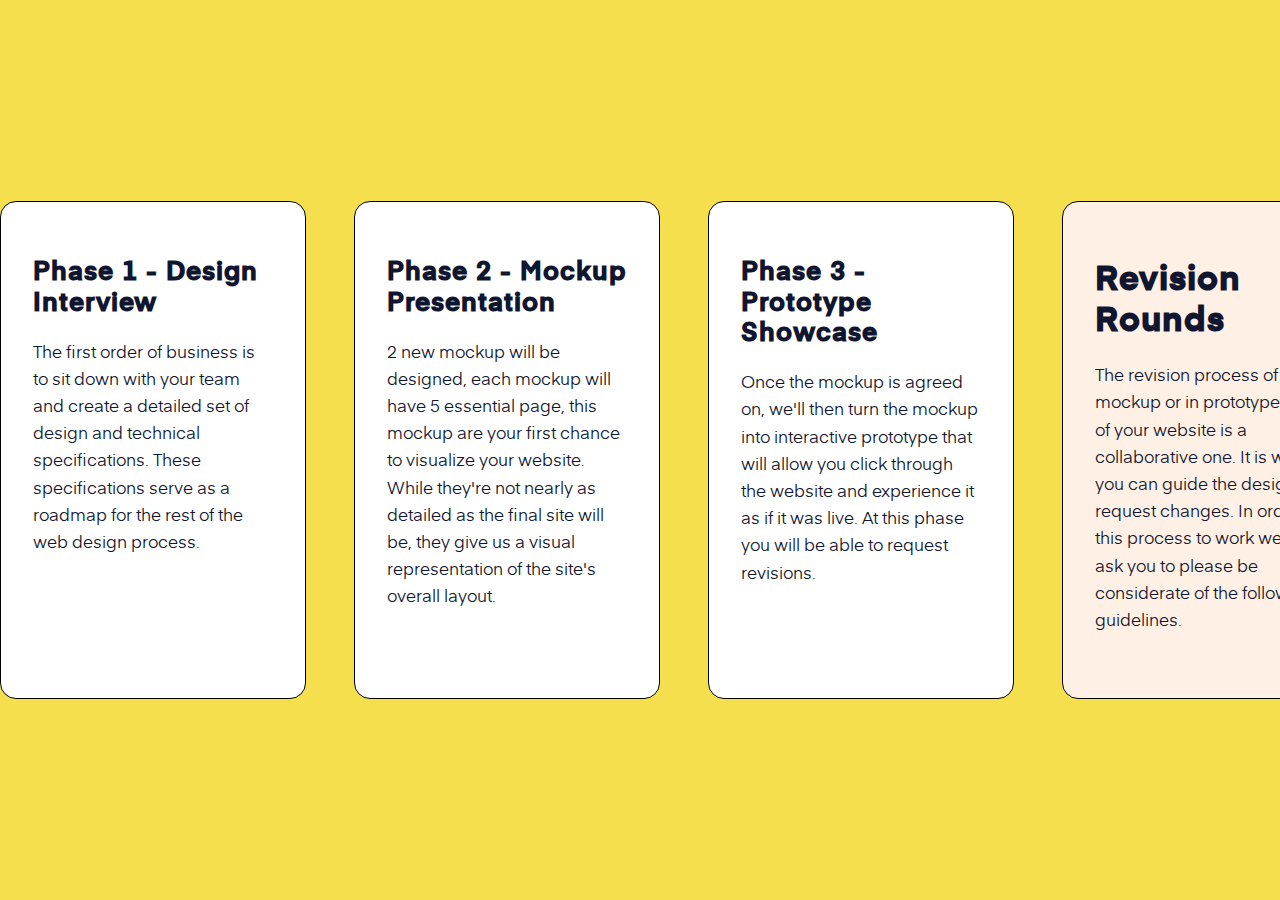
<file: index.html>
<html lang="en">
  <head>
    <meta charset="UTF-8" />
    <meta http-equiv="X-UA-Compatible" content="IE=edge" />
    <meta name="viewport" content="wclassth=device-wclassth, initial-scale=1.0, maximum-scale=1.0, user-scalable=no" />
    <title>Sandesign</title>
    <link rel="stylesheet" href="css/style.css" />
    <link rel="stylesheet" href="css/normalize.css" />
  </head>
  <body>
    <div class="main">
      <!-- <h1>Introduction</h1> -->
      <div class="column">
        <h2>Phase 1 - Design Interview</h2>
        <p>
          The first order of business is to sit down with your team and create a detailed set of design and technical specifications. These
          specifications serve as a roadmap for the rest of the web design process.
        </p>
      </div>

      <div class="column">
        <h2>Phase 2 - Mockup Presentation</h2>
        <p>
          2 new mockup will be designed, each mockup will have 5 essential page, this mockup are your first chance to visualize your website. While
          they're not nearly as detailed as the final site will be, they give us a visual representation of the site's overall layout.
        </p>
      </div>
      <div class="column">
        <h2>Phase 3 - Prototype Showcase</h2>
        <p>
          Once the mockup is agreed on, we'll then turn the mockup into interactive prototype that will allow you click through the website and
          experience it as if it was live. At this phase you will be able to request revisions.
        </p>
      </div>

      <div class="column revisions">
        <h1>Revision Rounds</h1>
        <p>
          The revision process of the mockup or in prototype phase of your website is a collaborative one. It is where you can guide the design and
          request changes. In order for this process to work well we ask you to please be considerate of the following guidelines.
        </p>
      </div>
      <div class="column">
        <h2>You can submit up to 3 revision rounds for your website</h2>
        <p>
          Please take the time to carefully review the website designs and make your revision requests as thorough as possible. Additional revision
          rounds charged at IDR 1.000.000 per round.
        </p>
      </div>
      <div class="column">
        <h2>Please submit each round of revision to us in a single email</h2>
        <p>
          It doesn’t work effectively for us to receive multiple emails with small revision in each one. Please compile all your thoughts and requests
          for the revision in one email.
        </p>
      </div>
      <div class="column">
        <h2>Revision scope</h2>
        <p>You may request changes of position, fonts and colour.</p>
        <p>
          If you require additional web mockup that are not part of your scoped and quoted website package we maybe able to add these at an additional
          charge IDR 3.000.000 / mockup.
        </p>
      </div>

      <div class="column revisions">
        <h1>Pricing</h1>
        <p>
          The revision process of the mockup or in prototype phase of your website is a collaborative one. It is where you can guide the design and
          request changes. In order for this process to work well we ask you to please be considerate of the following guidelines regarding the
          revision process.
        </p>
      </div>

      <div class="column pricing">
        <div class="kotak-produk">
          <div class="kotak-nama-produk">
            <span class="nama-produk">Design & Development</span>
            <span class="penjelasan-produk">Design and development of your new website</span>
          </div>
          <div class="kotak-harga-produk">
            <span id="harga1">Rp 12.000.000</span>
          </div>
        </div>

        <div class="kotak-produk">
          <div class="kotak-nama-produk">
            <span class="nama-produk">Domain & Hosting Service</span>
            <span class="penjelasan-produk">Design and development of your new website</span>
          </div>
          <div class="kotak-harga-produk">
            <span id="harga2">Rp 2.000.000 / year</span>
          </div>
        </div>

        <div class="total-harga-kontainer">
          <div class="total-DP">Total<br />Down Payment</div>
          <div class="kotak-total-harga">
            <div id="total">Rp</div>
            <div id="DP">Rp</div>
          </div>
        </div>
      </div>
    </div>

    <script src="script/script.js"></script>
  </body>
</html>
</file>
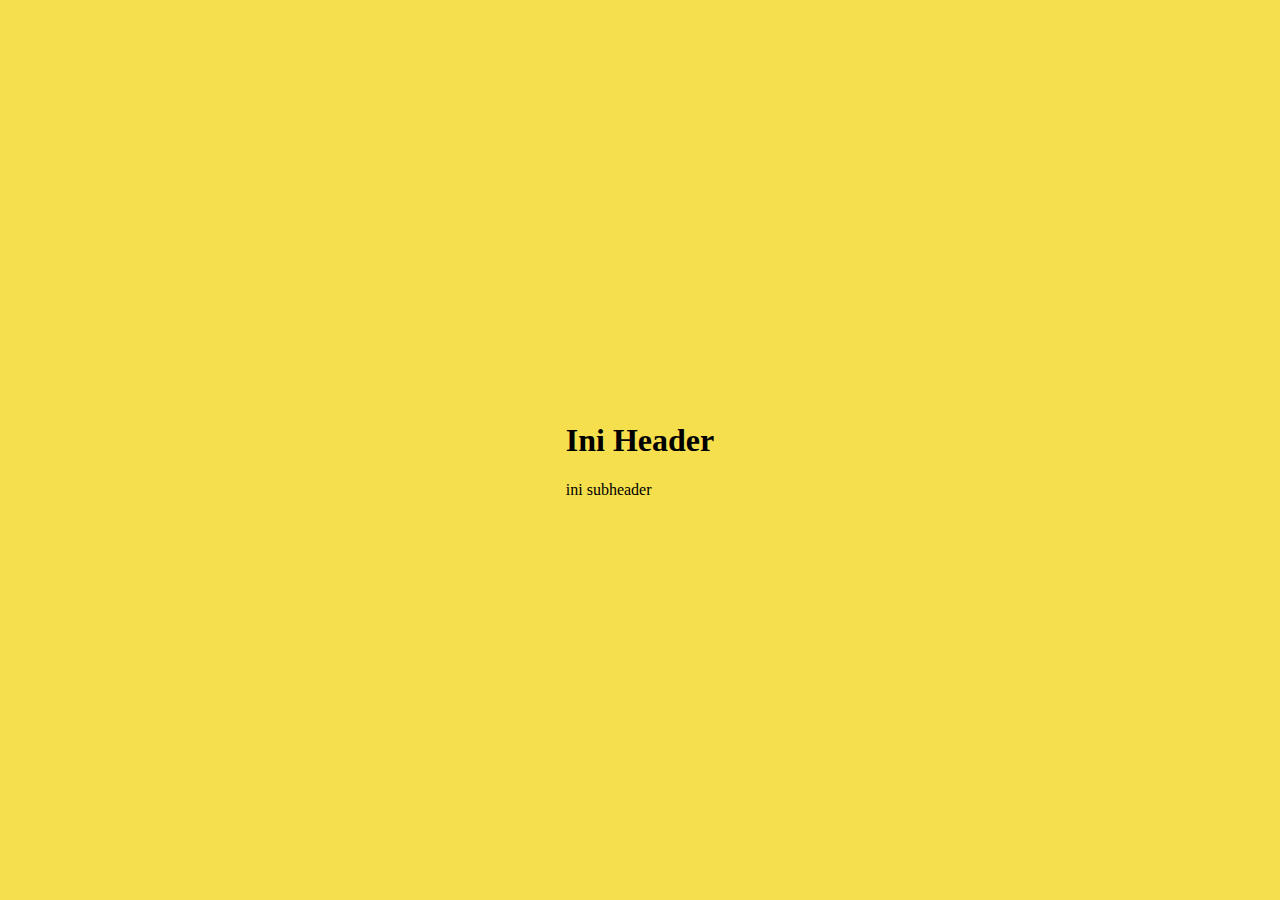
<file: test.html>
<html lang="en">
  <head>
    <meta charset="UTF-8" />
    <meta http-equiv="X-UA-Compatible" content="IE=edge" />
    <meta name="viewport" content="wclassth=device-wclassth, initial-scale=1.0" />
    <title>Sandesign</title>
    <link rel="stylesheet" href="css/style2.css" />
    <link rel="stylesheet" href="css/normalize.css" />
  </head>
  <body>
    <header>
      <div>
        <h1>Ini Header</h1>
        <p>ini subheader</p>
      </div>
    </header>
    <section>
      <div>
        <h1>Ini Header</h1>
        <p>ini subheader</p>
      </div>
    </section>
    <script src="script/script2.js"></script>
  </body>
</html>
</file>
<file: css/style.css>
@font-face {
  font-family: 'eina01-bold';
  src: url(../font/eina01-bold-webfont.woff2) format('woff2'), url(../font/eina01-bold-webfont.woff) format('woff');
  font-weight: normal;
  font-style: normal;
}

@font-face {
  font-family: 'eina01-regular';
  src: url(../font/eina01-regular-webfont.woff2) format('woff2'), url(../font/eina01-regular-webfont.woff) format('woff');
  font-weight: normal;
  font-style: normal;
}

body {
  font-size: 17px;
  font-family: 'eina01-regular', Helvetica, sans-serif;
  color: #10162f;
  line-height: 1.7rem;
  width: 100%;
  background-color: #f5df4d;
  transition: all 1s;
}

h1,
h2,
h3 {
  font-family: 'eina01-bold', Helvetica, sans-serif;
  letter-spacing: 1px;
  line-height: 1.2em;
}

.main {
  display: grid;
  width: 100%;
  height: 100%;
  grid-auto-flow: column;
  gap: 3rem;
  align-items: center;
}

.bg-change {
  background-color: #fff0e5;
}

.column {
  min-width: 15rem;
  min-height: 27rem;
  border-radius: 1rem;
  padding: 2rem;
  background-color: white;
  box-shadow: 0;
  transition: all 0.3s;
  border: solid black 1px;
}

.column:hover,
.column:active {
  transform: translate(5px, -5px);
  box-shadow: -7px 7px #10162f;
}
/* Revisi */
.revisions {
  background-color: #fff0e5;
}

/* Harga Produk */

.kotak-produk {
  margin-top: 1rem;
}
.nama-produk {
  font-family: 'eina01-bold';
  font-weight: bold;
}
.nama-produk,
.penjelasan-produk {
  display: block;
}

.penjelasan-produk {
  color: grey;
}
.kotak-harga-produk {
  margin-top: 0.5rem;
  font-weight: bold;
}

.pricing {
  display: grid;
}

.total-harga-kontainer {
  display: grid;
  grid-auto-flow: column;
  text-align: right;
  align-items: end;
}

#total,
#DP {
  font-weight: bold;
  text-align: right;
}

.total-DP {
  font-size: 0.9rem;
  color: #666;
  text-align: left;
}
</file>
<file: css/style2.css>
* {
  margin: 0;
  padding: 0;
}

body {
  background-color: #f5df4d;
  display: grid;
  grid-auto-flow: column;
  transition: all 2s;
}

header {
  width: 100vw;
  display: flex;
  justify-content: center;
  align-items: center;
}

section {
  width: 100vw;
  display: flex;
  justify-content: center;
  align-items: center;
}

.bg-change {
  background-color: white;
}
</file>
